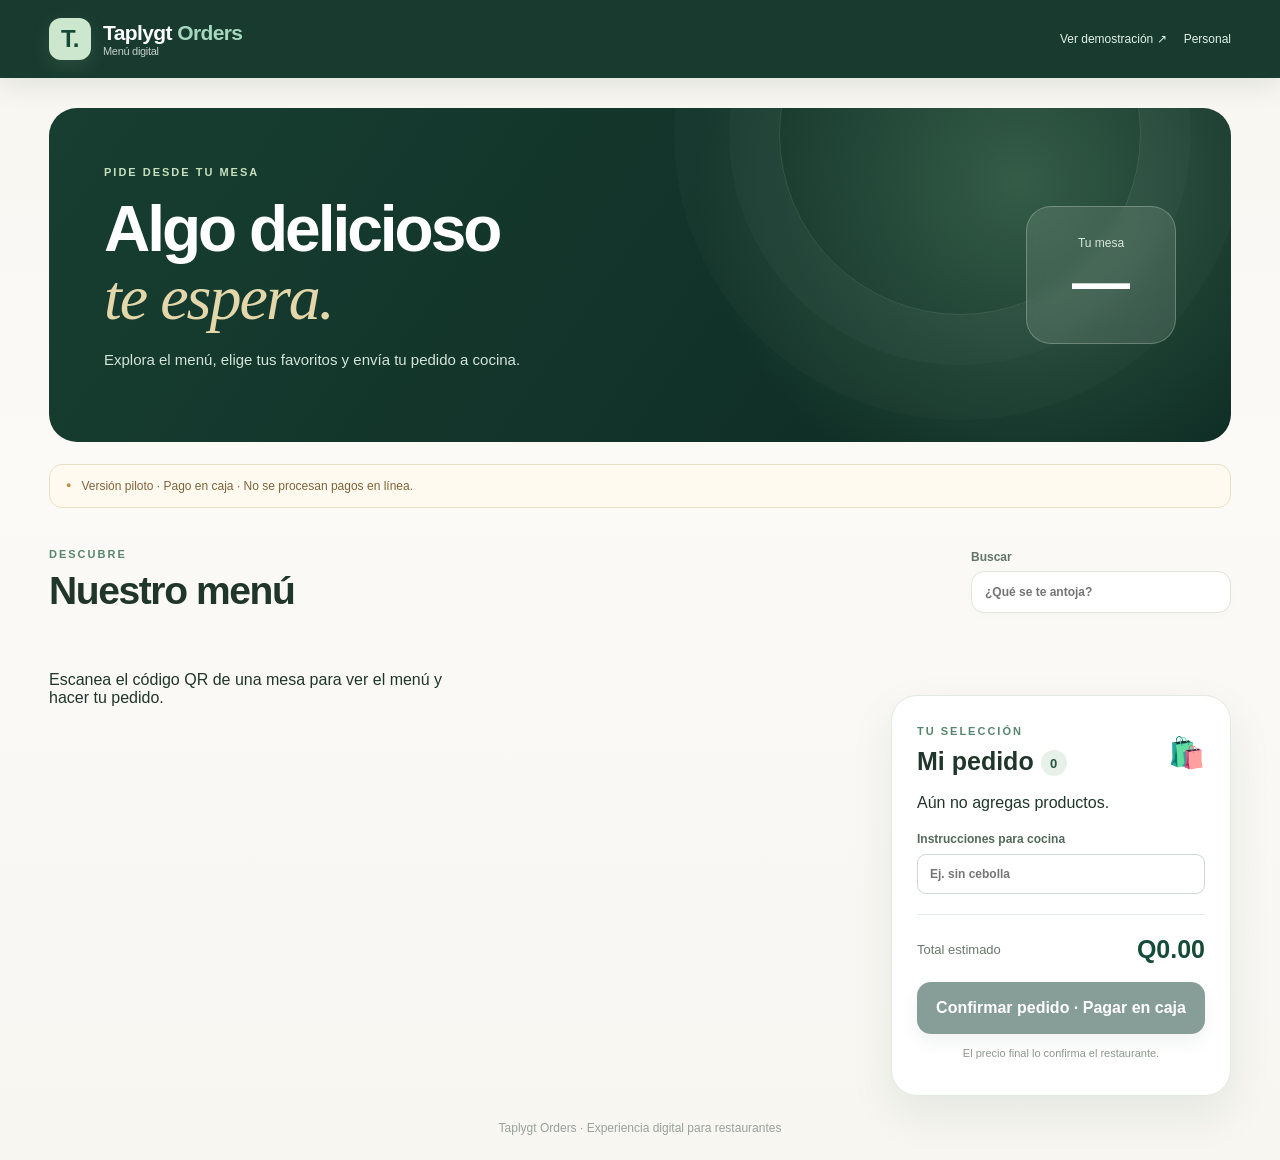
<file: index.html>
<!doctype html>
<html lang="es"><head><meta charset="utf-8"><meta name="viewport" content="width=device-width,initial-scale=1">
<meta name="theme-color" content="#123c32"><title>Taplygt Orders · Menú</title>
<link rel="stylesheet" href="css/styles.css">
<link rel="stylesheet" href="css/atelier.css"></head>
<body class="customer-page">
<header class="customer-header"><div class="customer-shell customer-header-inner">
<div class="customer-brand"><span class="customer-logo">T.</span><div><strong>Taplygt <span>Orders</span></strong><small id="restaurantBrandName">Menú digital</small></div></div>
<div class="customer-header-links"><a href="demo/" class="customer-admin-link">Ver demostración ↗</a><a href="admin/" class="customer-admin-link">Personal</a></div></div></header>
<main class="customer-shell">
<section class="customer-hero"><div><span class="customer-eyebrow" id="heroRestaurantName">PIDE DESDE TU MESA</span><h1>Algo delicioso<br><em>te espera.</em></h1>
<p>Explora el menú, elige tus favoritos y envía tu pedido a cocina.</p></div>
<div class="customer-table-badge"><span>Tu mesa</span><strong id="tableBadge">—</strong></div></section>
<div class="customer-notice">Versión piloto · Pago en caja · No se procesan pagos en línea.</div>
<div class="customer-heading"><div><span class="customer-eyebrow">DESCUBRE</span><h2>Nuestro menú</h2></div>
<label class="customer-search-label" for="menuSearch">Buscar <input id="menuSearch" type="search" placeholder="¿Qué se te antoja?" autocomplete="off"></label></div>
<nav id="categoryFilters" class="customer-categories" aria-label="Categorías del menú"></nav>
<div class="customer-layout"><section><div id="menu" class="customer-product-grid" aria-live="polite">Escanea el QR de tu mesa para ver el menú.</div></section>
<aside id="cart" class="customer-cart"><div class="customer-cart-head"><div><span class="customer-eyebrow">TU SELECCIÓN</span><h2>Mi pedido <span id="cartCount" class="customer-count">0</span></h2></div><span class="customer-bag">🛍️</span></div>
<div id="cartLines" class="customer-cart-lines">Aún no agregas productos.</div>
<label class="customer-notes-label" for="notes">Instrucciones para cocina<input id="notes" maxlength="150" placeholder="Ej. sin cebolla"></label>
<div class="customer-cart-total"><span>Total estimado</span><strong id="total">Q0.00</strong></div>
<button id="submitOrder" class="primary customer-submit" onclick="placeOrder()" disabled>Confirmar pedido · Pagar en caja</button>
<p id="confirmation" role="status" aria-live="polite" class="customer-confirmation"></p>
<p class="customer-footnote">El precio final lo confirma el restaurante.</p></aside></div>
<select id="table" class="hide" aria-label="Mesa asignada"></select>
</main><div class="customer-sticky-cart" id="stickyCart"><span><strong id="stickyCount">0 productos</strong><small id="stickyTotal">Q0.00</small></span><button type="button" id="viewCart">Ver mi pedido ↑</button></div>
<footer>Taplygt Orders · Experiencia digital para restaurantes</footer>
<script src="js/cart.js"></script><script src="js/supabase.js"></script><script src="js/orders.js"></script><script src="js/app.js"></script></body></html>
</file>
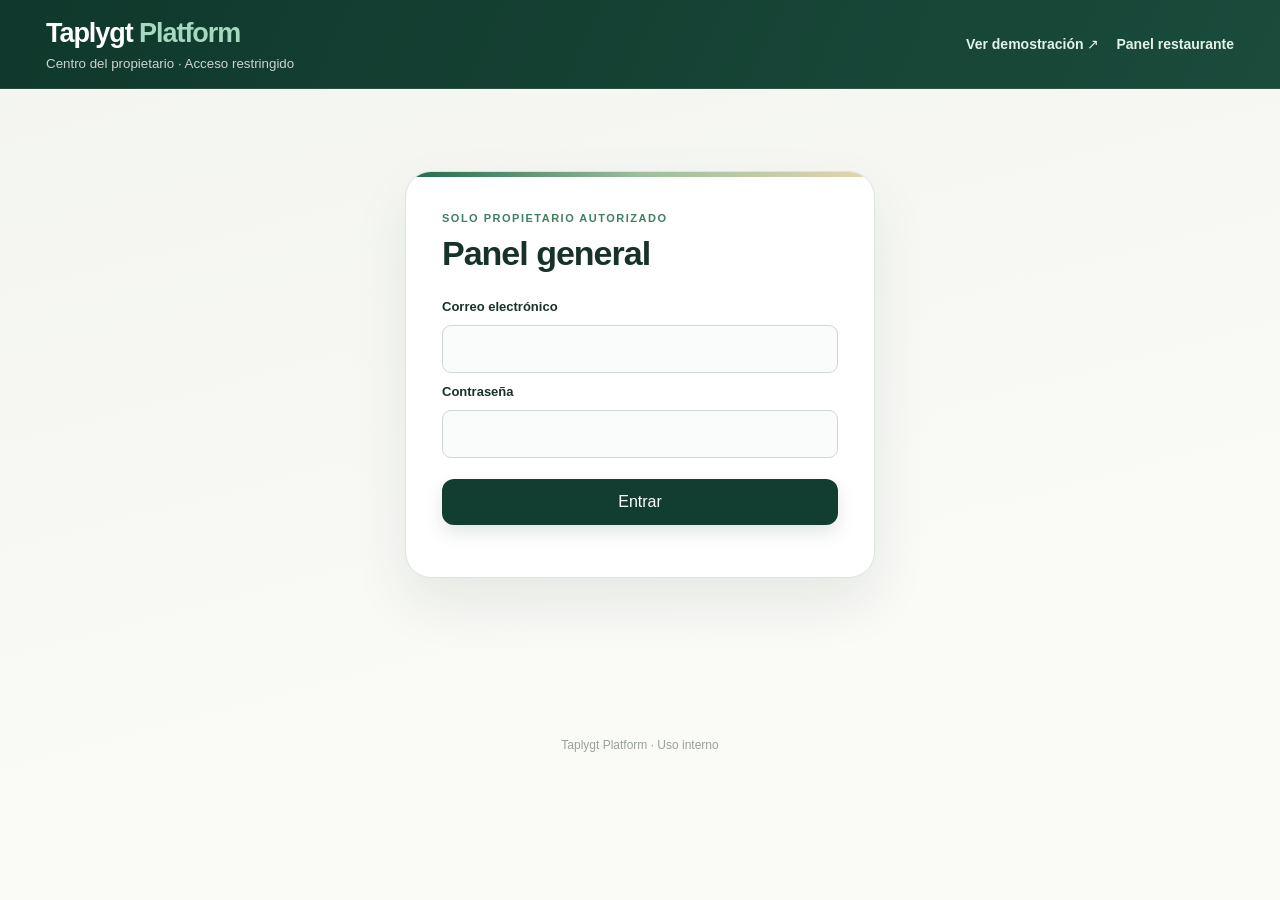
<file: owner/index.html>
<!doctype html>
<html lang="es">
<head>
 <meta charset="utf-8"><meta name="viewport" content="width=device-width,initial-scale=1">
 <meta name="theme-color" content="#103e34"><title>Taplygt · Propietario</title>
 <link rel="stylesheet" href="../css/styles.css">
<link rel="stylesheet" href="../css/atelier.css">
</head>
<body class="admin-page">
<header class="admin-header"><div class="admin-shell admin-header-inner"><div><h1>Taplygt <span class="brand-accent">Platform</span></h1><small>Centro del propietario · Acceso restringido</small></div><div class="admin-header-links"><a class="header-link" href="../demo/">Ver demostración ↗</a><a class="header-link" href="../admin/">Panel restaurante</a></div></div></header>
<main class="admin-shell">
 <section class="card admin-login" id="ownerLogin">
  <span class="eyebrow">Solo propietario autorizado</span><h2>Panel general</h2>
  <form id="ownerLoginForm"><label for="ownerEmail">Correo electrónico</label><input id="ownerEmail" type="email" autocomplete="username" required>
  <label for="ownerPassword">Contraseña</label><input id="ownerPassword" type="password" autocomplete="current-password" required>
  <button type="submit" class="primary">Entrar</button></form>
  <p id="ownerLoginMessage" role="status" class="muted"></p>
 </section>
 <section id="ownerDashboard" class="hide">
  <div class="admin-topbar"><div><span class="eyebrow">Resumen de la plataforma</span><h2>Restaurantes de Taplygt</h2><p class="muted">Seguimiento del piloto. Los importes son pedidos, no pagos confirmados.</p></div><div class="admin-actions"><button id="ownerRefresh" class="soft-button">Actualizar</button><button id="ownerLogout" class="soft-button">Salir</button></div></div>
  <div class="admin-metrics"><div class="metric-card"><span>Restaurantes</span><strong id="ownerRestaurants">0</strong></div>
  <div class="metric-card"><span>Pedidos</span><strong id="ownerOrders">0</strong></div>
  <div class="metric-card"><span>Importe de pedidos no cancelados</span><strong id="ownerAmount">Q0.00</strong></div></div>
  <p id="ownerMessage" role="status" class="muted"></p>
  <div class="owner-list-head"><div><span class="eyebrow">DIRECTORIO</span><h3>Negocios registrados</h3></div>
  <label class="owner-search">Buscar restaurante<input type="search" id="ownerSearch" placeholder="Nombre del restaurante" autocomplete="off"></label></div>
  <p id="ownerSearchCount" class="muted"></p>
  <div id="ownerRestaurantList" class="owner-grid"></div>
 </section>
</main>
<footer>Taplygt Platform · Uso interno</footer>
<script src="../js/supabase.js"></script><script src="../js/owner.js"></script>
</body>
</html>
</file>
<file: css/styles.css>
:root{font-family:Inter,system-ui,Arial;background:#f6f5f1;color:#192b27}*{box-sizing:border-box}body{margin:0}header{background:#103e34;color:white;padding:22px max(20px,calc((100vw - 900px)/2))}header h1{margin:0;font-size:25px}header small{opacity:.75}.wrap{max-width:900px;margin:auto;padding:22px}nav{display:flex;gap:8px;margin-bottom:24px}button{cursor:pointer;border:0;border-radius:12px;padding:12px 17px;font-weight:700}nav button{background:#e4eae6;color:#194338}nav button.active,.primary{background:#145c49;color:white}.muted{color:#66736e}.grid{display:grid;grid-template-columns:repeat(auto-fit,minmax(230px,1fr));gap:14px}.card{background:white;border:1px solid #e0e6df;border-radius:16px;padding:18px;box-shadow:0 2px 8px #00000006}.card h3{margin:0 0 8px}.price{font-weight:800;color:#145c49}.row{display:flex;justify-content:space-between;align-items:center;gap:12px}select,input{padding:10px;border:1px solid #cfd8d1;border-radius:9px;font:inherit}#cart{margin-top:24px}.pill{display:inline-block;padding:5px 10px;border-radius:30px;background:#e8f4ed;color:#145c49;font-size:12px;font-weight:700}.hide{display:none}.order{margin-bottom:12px}.warn{background:#fff3d6;padding:12px;border-radius:12px;font-size:13px;margin-bottom:20px}footer{text-align:center;color:#7a8580;padding:25px;font-size:12px}@media(max-width:500px){.row{flex-wrap:wrap}}

/* Panel de operaciones Taplygt · versión tablet */
.admin-page{background:#f2f5f1;min-height:100vh}
.admin-page .admin-shell{max-width:1240px;margin:auto;padding:0 26px}
.admin-page .admin-header{background:#103e34;color:#fff;padding:0}
.admin-header-inner{display:flex;align-items:center;justify-content:space-between;gap:20px;min-height:94px}
.admin-header h1{font-size:27px;letter-spacing:-.6px}
.admin-header small{display:block;margin-top:7px}
.brand-accent{color:#a6d8c0}
.header-link{color:#e3f3e9;text-decoration:none;font-weight:600;font-size:14px}
.admin-page main.admin-shell{padding-top:36px;padding-bottom:45px}
.admin-page button:disabled{opacity:.55;cursor:not-allowed}
.admin-page button:focus-visible,.admin-page input:focus-visible,.admin-page select:focus-visible,.admin-page a:focus-visible{outline:3px solid #86bba5;outline-offset:3px}
.admin-login{max-width:470px;margin:50px auto 90px;padding:32px}
.admin-login h2{font-size:30px;letter-spacing:-1px;margin:8px 0}
.admin-login form{display:grid;gap:11px;margin-top:26px}
.admin-login label{font-size:13px;font-weight:700}
.admin-login input{width:100%;padding:14px;background:#fafcfb}
.admin-login button{margin-top:10px}
.eyebrow{font-size:11px;font-weight:800;text-transform:uppercase;letter-spacing:1.5px;color:#4a7b68}
.admin-topbar{display:flex;align-items:center;justify-content:space-between;gap:20px;margin-bottom:26px}
.admin-topbar h2{font-size:33px;margin:6px 0 3px;letter-spacing:-1.1px}
.admin-topbar .muted{font-size:13px}
.admin-actions{display:flex;align-items:center;gap:9px;flex-wrap:wrap}
.soft-button{background:#fff;color:#234b3d;border:1px solid #d4e1da;font-weight:700}
.soft-button:hover{background:#e9f4ed}
.admin-metrics{display:grid;grid-template-columns:repeat(4,minmax(0,1fr));gap:14px;margin-bottom:28px}
.metric-card{background:#fff;border:1px solid #dfe9e3;border-radius:17px;padding:21px 22px;box-shadow:0 4px 15px #092c1e08}
.metric-card span,.metric-card small{display:block;color:#66776d;font-size:13px}
.metric-card strong{display:block;font-size:42px;line-height:1.15;margin:8px 0;color:#103e34;font-variant-numeric:tabular-nums}
.metric-card small{font-size:11px}
.admin-toolbar{display:flex;align-items:center;justify-content:space-between;gap:18px;margin-bottom:17px}
.admin-toolbar h3{font-size:23px;margin:0 0 5px}
.admin-toolbar .muted{font-size:12px;margin:0}
.filter-label{display:flex;align-items:center;gap:10px;font-size:13px;font-weight:700}
.filter-label select{background:#fff;min-width:150px}
.order-grid{display:grid;grid-template-columns:repeat(2,minmax(0,1fr));gap:16px}
.order-card{display:flex;flex-direction:column;gap:15px;border:1px solid #dfe6df;border-radius:18px;background:#fff;box-shadow:0 4px 16px #133c2508;padding:23px;min-width:0}
.order-card.status-pending{border-color:#e3c885;box-shadow:inset 4px 0 #e0aa3d,0 4px 16px #133c2508}
.order-card.status-ready{border-color:#9bb9df;box-shadow:inset 4px 0 #4289cf,0 4px 16px #133c2508}
.order-card-header{display:flex;justify-content:space-between;align-items:flex-start;gap:12px}
.order-table{font-size:24px;font-weight:800;letter-spacing:-.6px;color:#183b2b}
.order-code{font-size:12px;color:#78897d;margin-top:5px;font-weight:700}
.order-status{display:inline-flex;align-items:center;padding:7px 12px;border-radius:100px;background:#e8f3ec;font-size:12px;font-weight:800;color:#18543a;white-space:nowrap}
.order-status.status-pending{background:#fff1cf;color:#8c5f04}
.order-status.status-ready{background:#e5f0ff;color:#195e9c}
.order-status.status-cancelled{background:#fbe4e2;color:#9b3831}
.order-status.status-delivered{background:#e8e9ec;color:#4c5656}
.order-time{font-size:12px;color:#738276;margin:0}
.order-line-list{border-top:1px solid #e8eee9;border-bottom:1px solid #e8eee9;padding:10px 0}
.order-line{display:flex;justify-content:space-between;gap:12px;align-items:baseline;padding:7px 0;font-size:14px}
.order-line strong{white-space:nowrap}
.order-notes{background:#f5f7f2;color:#536b59;border-radius:11px;padding:11px 13px;font-size:12px}
.order-card-footer{display:flex;flex-direction:column;gap:15px;margin-top:auto}
.order-total{font-size:24px;color:#164c38;letter-spacing:-.4px}
.order-control-row{display:flex;gap:9px;align-items:center;flex-wrap:wrap}
.order-next-button{flex:1;min-height:48px}
.order-cancel-button{min-height:48px;background:#fff0ed;color:#8c3f35}
.order-cancel-button:hover{background:#ffe6e2}
.empty-orders{grid-column:1/-1;text-align:center;padding:75px 15px;background:#fff;border:1px dashed #cbdbd0;border-radius:18px}
.empty-orders-icon{font-size:45px;color:#3a8163}
.empty-orders h3{margin:8px 0}
.empty-orders p{color:#66766a;font-size:14px}
.new-order-notice{background:#e9f4ed;border:1px solid #aad0ba;border-radius:13px;padding:15px 18px;color:#18543a;font-weight:800;margin-bottom:16px}
.table-links-panel{margin-top:30px}
.table-links-panel summary{cursor:pointer;font-weight:800;font-size:16px}
.table-links-panel>p{font-size:13px}
.table-link-row{display:flex;align-items:center;gap:14px;border-top:1px solid #ebefec;padding:14px 0;flex-wrap:wrap}
.table-link-row a{color:#14684d;font-size:14px}
.table-link-row button{padding:9px 13px}
@media(max-width:960px){.admin-metrics{grid-template-columns:repeat(2,minmax(0,1fr))}.admin-topbar{align-items:flex-start;flex-direction:column}.admin-page .admin-shell{padding-left:20px;padding-right:20px}}
@media(max-width:660px){.admin-header-inner{min-height:78px}.admin-header h1{font-size:23px}.admin-page main.admin-shell{padding-top:22px}.admin-topbar h2{font-size:28px}.admin-metrics{gap:10px}.metric-card{padding:16px}.metric-card strong{font-size:34px}.metric-card small{font-size:10px}.admin-toolbar{align-items:flex-start;flex-direction:column}.filter-label{width:100%;justify-content:space-between}.filter-label select{flex:1}.order-grid{grid-template-columns:1fr}.order-card{padding:19px}.admin-login{padding:22px;margin:18px auto 50px}.admin-actions button{font-size:12px;padding:10px 12px}}
@media(prefers-reduced-motion:reduce){*{scroll-behavior:auto!important;animation:none!important;transition:none!important}}

/* Taplygt customer experience v2 */
.customer-page{background:#f7f8f4;color:#20362b}
.customer-shell{max-width:1200px;margin:0 auto;padding:0 24px}
.customer-header{padding:0;background:#103c32}
.customer-header-inner{display:flex;justify-content:space-between;align-items:center;min-height:78px}
.customer-brand{display:flex;gap:12px;align-items:center}
.customer-logo{display:grid;place-items:center;background:#cde6ce;color:#164936;border-radius:12px;width:42px;height:42px;font-weight:900;font-size:24px}
.customer-brand strong{display:block;font-size:21px;letter-spacing:-.6px}
.customer-brand strong span{color:#a6d8c0}
.customer-brand small{display:block;font-size:11px}
.customer-admin-link{color:#e1f1e7;text-decoration:none;font-size:12px}
.customer-hero{display:flex;justify-content:space-between;align-items:center;gap:20px;padding:54px 0 40px}
.customer-eyebrow{font-size:11px;letter-spacing:2px;color:#56866b;font-weight:900}
.customer-hero h1{font-size:clamp(40px,6vw,74px);line-height:1.04;letter-spacing:-2.5px;margin:15px 0}
.customer-hero h1 em{font-family:Georgia,serif;font-weight:400;color:#3c8163}
.customer-hero p{color:#64776b;max-width:430px;font-size:15px}
.customer-table-badge{display:flex;flex-direction:column;align-items:center;justify-content:center;background:#e4efe6;border:1px solid #c7dfcb;border-radius:24px;min-width:150px;min-height:140px}
.customer-table-badge span{font-size:12px;color:#47765c}
.customer-table-badge strong{font-size:58px;line-height:1.1;color:#174c37}
.customer-notice{background:#fff5df;border:1px solid #f0e2c0;color:#8c6829;border-radius:12px;padding:12px 16px;font-size:12px;margin-bottom:42px}
.customer-heading{display:flex;justify-content:space-between;align-items:end;gap:20px;margin-bottom:20px}
.customer-heading h2{font-size:35px;letter-spacing:-1px;margin:7px 0 0}
.customer-search-label{font-size:12px;color:#607468;font-weight:700}
.customer-search-label input{display:block;margin-top:7px;min-width:260px;background:#fff;padding:13px}
.customer-categories{display:flex;gap:9px;overflow-x:auto;padding-bottom:15px;margin-bottom:16px}
.customer-category{flex:0 0 auto;border:1px solid #d8e4db;background:#fff;color:#496957;border-radius:99px;padding:10px 19px;font-size:13px}
.customer-category.selected{background:#174e3a;color:white;border-color:#174e3a}
.customer-layout{display:grid;grid-template-columns:minmax(0,1fr) 340px;align-items:start;gap:24px}
.customer-product-grid{display:grid;grid-template-columns:repeat(2,minmax(0,1fr));gap:16px;min-width:0}
.customer-product{background:#fff;border:1px solid #e2e9e1;border-radius:20px;overflow:hidden;box-shadow:0 5px 22px #193e2409}
.customer-product-art{height:165px;display:grid;place-items:center;background:linear-gradient(135deg,#f3f0e6,#e3eee3)}
.customer-product-art img{width:100%;height:100%;object-fit:cover}
.customer-food-icon{font-size:68px;filter:drop-shadow(0 7px 8px #203b271a)}
.customer-product-body{padding:20px}
.customer-product-category{font-size:11px;text-transform:uppercase;letter-spacing:1px;color:#5d8a70;font-weight:800}
.customer-product h3{font-size:19px;margin:9px 0}
.customer-product p{font-size:13px;color:#7b877e;line-height:1.5;min-height:40px}
.customer-product-bottom{display:flex;align-items:center;justify-content:space-between;gap:10px;margin-top:20px}
.customer-product-bottom strong{font-size:20px;color:#164d39}
.customer-add{background:#e8f3e9;color:#1d5d42;border-radius:10px;padding:11px 14px;font-size:12px}
.customer-add:hover{background:#d7ebda}
.customer-cart{position:sticky;top:20px;background:#fff;border:1px solid #e1e9e0;border-radius:22px;padding:22px;box-shadow:0 7px 30px #193e240b;scroll-margin-top:20px}
.customer-cart-head{display:flex;justify-content:space-between;align-items:center}
.customer-cart h2{font-size:23px;margin:8px 0}
.customer-count{display:inline-grid;place-items:center;background:#e7f1e9;color:#21583f;border-radius:50%;font-size:13px;min-width:26px;height:26px;vertical-align:middle}
.customer-bag{font-size:30px}
.customer-cart-lines{padding:10px 0 20px}
.customer-cart-empty{background:#f6f8f4;border-radius:13px;padding:22px;color:#8b998e;text-align:center;font-size:13px}
.customer-cart-row{display:flex;justify-content:space-between;align-items:center;gap:12px;border-bottom:1px solid #eaf0e9;padding:15px 0}
.customer-cart-row strong{display:block;font-size:13px}
.customer-cart-row small{display:block;font-size:11px;color:#8a968d;margin-top:5px}
.customer-quantity{display:flex;align-items:center;gap:8px}
.customer-quantity button{padding:5px 10px;border-radius:8px;background:#e9f3ea;color:#1d5b41}
.customer-quantity span{font-size:13px;font-weight:800;min-width:12px;text-align:center}
.customer-notes-label{display:block;color:#536a5b;font-size:12px;font-weight:700}
.customer-notes-label input{display:block;width:100%;margin-top:8px;padding:12px}
.customer-cart-total{display:flex;justify-content:space-between;align-items:center;border-top:1px solid #e6eee7;padding-top:20px;margin-top:20px}
.customer-cart-total span{font-size:13px;color:#69796d}
.customer-cart-total strong{font-size:25px;color:#154c37}
.customer-submit{width:100%;margin-top:18px;min-height:52px}
.customer-submit:disabled{opacity:.5;cursor:not-allowed}
.customer-confirmation{font-size:13px;color:#185d3d;line-height:1.5}
.customer-footnote{text-align:center;font-size:11px;color:#8d9a8f}
.customer-empty{grid-column:1/-1;padding:25px;background:#fff;border-radius:15px}
.customer-sticky-cart{display:none}
@media(max-width:940px){.customer-layout{grid-template-columns:1fr}.customer-cart{position:static}.customer-product-grid{grid-template-columns:repeat(2,minmax(0,1fr))}}
@media(max-width:600px){.customer-shell{padding-left:17px;padding-right:17px}.customer-hero{padding:36px 0 25px}.customer-hero h1{font-size:43px;letter-spacing:-1.7px}.customer-hero p{font-size:13px}.customer-table-badge{min-width:91px;min-height:96px;border-radius:17px}.customer-table-badge strong{font-size:39px}.customer-notice{margin-bottom:28px}.customer-heading{align-items:stretch;flex-direction:column}.customer-heading h2{font-size:30px}.customer-search-label input{min-width:0;width:100%}.customer-product-grid{grid-template-columns:1fr}.customer-product{display:grid;grid-template-columns:115px minmax(0,1fr);min-height:175px}.customer-product-art{height:100%;min-height:175px}.customer-food-icon{font-size:50px}.customer-product-body{padding:15px}.customer-product h3{font-size:17px}.customer-product p{font-size:12px;min-height:0;margin:6px 0}.customer-product-bottom{margin-top:12px}.customer-product-bottom strong{font-size:17px}.customer-add{padding:9px 11px}.customer-cart{margin-bottom:30px}.customer-sticky-cart.visible{position:fixed;bottom:0;left:0;right:0;z-index:10;display:flex;justify-content:space-between;align-items:center;gap:12px;background:#103e34;color:white;padding:13px 18px;box-shadow:0 -5px 25px #0002}.customer-sticky-cart span{display:flex;flex-direction:column}.customer-sticky-cart small{color:#bde0c8}.customer-sticky-cart button{background:#cce8d1;color:#12422f}.customer-page footer{padding-bottom:95px}}

/* Staff catalog */
.catalog-panel{margin-top:30px}
.catalog-heading{display:flex;align-items:center;justify-content:space-between;gap:15px;margin-bottom:20px}
.catalog-heading h3{font-size:23px;margin:5px 0}
.catalog-heading p{font-size:13px;margin:0}
.catalog-grid{display:grid;grid-template-columns:repeat(2,minmax(0,1fr));gap:12px}
.catalog-item{display:flex;gap:13px;min-width:0;background:#f9fbf8;border:1px solid #e0e8e0;border-radius:14px;padding:11px}
.catalog-preview{width:85px;min-width:85px;height:95px;background:#e4eee6;border-radius:11px;display:grid;place-items:center;font-size:35px;overflow:hidden}
.catalog-preview img{width:100%;height:100%;object-fit:cover}
.catalog-item-body{min-width:0;flex:1}
.catalog-item-body strong{display:block;font-size:14px}
.catalog-item-body small{display:block;color:#697c70;margin:5px 0}
.catalog-availability{display:block;color:#32694a;font-size:11px;font-weight:700;margin:5px 0}
.catalog-item-actions{display:flex;flex-wrap:wrap;gap:5px}
.catalog-item-actions button{padding:7px 10px;font-size:11px}
.catalog-delete{background:#fff0ed;color:#9c4a3e}
.catalog-form{display:grid;grid-template-columns:repeat(2,minmax(0,1fr));gap:15px;background:#f6f9f6;border:1px solid #dbe8df;border-radius:14px;padding:20px;margin-top:22px}
.catalog-form h3,.catalog-buttons{grid-column:1/-1}
.catalog-form label{display:flex;flex-direction:column;gap:6px;font-size:12px;font-weight:700;color:#46614e}
.catalog-form input,.catalog-form textarea{width:100%;padding:11px;border:1px solid #cfded1;border-radius:9px;font:inherit}
.catalog-form .catalog-check{flex-direction:row;align-items:center}
.catalog-check input{width:auto}
.catalog-buttons{display:flex;gap:10px}
@media(max-width:720px){.catalog-grid,.catalog-form{grid-template-columns:1fr}.catalog-heading{align-items:flex-start;flex-direction:column}}

.catalog-form.hide{display:none}

.table-manager-actions{display:flex;flex-wrap:wrap;gap:10px;margin:12px 0}

.owner-grid{display:grid;grid-template-columns:repeat(auto-fit,minmax(260px,1fr));gap:14px}.owner-restaurant h3{font-size:20px;margin:0 0 12px}.owner-restaurant p{margin:8px 0}.owner-restaurant strong{font-size:14px;color:#145c49}
@media(max-width:700px){.owner-grid{grid-template-columns:1fr}}

/* Restaurant analytics */
.analytics-panel{margin:24px 0}
.analytics-kpis{display:grid;grid-template-columns:repeat(4,minmax(0,1fr));gap:12px;margin:16px 0}
.analytics-kpis .metric-card{padding:14px}
.analytics-kpis .metric-card strong{display:block;font-size:22px;overflow-wrap:anywhere}
.analytics-columns{display:grid;grid-template-columns:1.5fr 1fr;gap:26px;margin-top:18px}
.analytics-columns h4{margin:0 0 16px}
.analytics-day{display:grid;grid-template-columns:48px minmax(50px,1fr) 105px;align-items:center;gap:12px;margin:11px 0;font-size:12px}
.analytics-day-label{font-weight:700;color:#48695b}
.analytics-day strong{text-align:right;font-size:12px}
.analytics-track{height:12px;border-radius:20px;overflow:hidden;background:#e8efe9}
.analytics-fill{height:100%;border-radius:20px;background:#23785e}
.analytics-product{display:flex;justify-content:space-between;gap:10px;padding:12px 0;border-bottom:1px solid #e4ece6;font-size:13px}
@media(max-width:850px){.analytics-kpis{grid-template-columns:repeat(2,minmax(0,1fr))}.analytics-columns{grid-template-columns:1fr}}
@media(max-width:430px){.analytics-kpis .metric-card strong{font-size:19px}.analytics-day{grid-template-columns:40px minmax(40px,1fr) 88px;gap:7px}}

.analytics-actions{display:flex;flex-wrap:wrap;gap:8px}
</file>
<file: css/atelier.css>
/* Taplygt Atelier · visual system v2. Progressive enhancement over styles.css */
:root{--ink:#173329;--muted:#718078;--forest:#123e32;--forest-2:#205a47;--mint:#b5d7bc;--cream:#f7f5ef;--stroke:#e3e8df;--shadow:0 20px 55px rgba(22,56,37,.075);font-family:Inter,ui-sans-serif,-apple-system,BlinkMacSystemFont,"Segoe UI",sans-serif;font-synthesis:none}
html{scroll-behavior:smooth}
body{color:var(--ink);background:var(--cream);-webkit-font-smoothing:antialiased}
button,input,select,textarea{font:inherit}
button{transition:transform .17s ease,background-color .18s ease,border-color .18s ease,box-shadow .18s ease}
button:not(:disabled):active{transform:scale(.975)}
:focus-visible{outline:3px solid #86bba5!important;outline-offset:3px}
::selection{background:#cce6d3;color:#163f30}
.hide{display:none!important}
.primary{background:var(--forest);color:#fff;box-shadow:0 8px 18px rgba(20,66,48,.13)}
.primary:not(:disabled):hover{background:#26614b;box-shadow:0 12px 25px rgba(20,66,48,.22);transform:translateY(-1px)}
.soft-button{border-color:#d8e2d8;background:#fff}
.soft-button:not(:disabled):hover{background:#eaf2e9;border-color:#b6ceb9}
.card{border-color:var(--stroke);box-shadow:var(--shadow);border-radius:22px}
.muted{color:var(--muted)}
/* Customer storefront */
.customer-page{background:linear-gradient(180deg,#f7f6f0 0%,#fbfaf7 40%,#f7f6f1 100%)}
.customer-page .customer-header{background:rgba(17,52,41,.97);box-shadow:0 8px 28px rgba(13,36,26,.09)}
.customer-brand{letter-spacing:-.3px}
.customer-logo{box-shadow:0 6px 20px rgba(190,238,199,.12)}
.customer-page .customer-shell{max-width:1230px}
.customer-hero{position:relative;isolation:isolate;overflow:hidden;border-radius:28px;padding:54px 55px!important;margin:30px 0 22px;background:radial-gradient(circle at 82% 22%,#345c47 0%,transparent 32%),linear-gradient(125deg,#173e31,#102f26 75%);color:#fff;min-height:260px;display:flex;align-items:center;justify-content:space-between;gap:25px}
.customer-hero:before{content:"";position:absolute;width:360px;height:360px;border:1px solid rgba(222,236,209,.13);border-radius:50%;right:90px;top:-155px;z-index:-1;box-shadow:0 0 0 50px rgba(255,255,255,.025),0 0 0 105px rgba(255,255,255,.02)}
.customer-hero .customer-eyebrow{color:#c7dfbe}
.customer-hero h1{color:#fff;line-height:1.07;font-weight:780;font-size:clamp(43px,5vw,72px);margin:15px 0 15px;letter-spacing:-3px}
.customer-hero h1 em{color:#e4d7a9;font-family:Georgia,serif;letter-spacing:-2px}
.customer-hero p{color:#d4e4da;font-size:15px;line-height:1.65;max-width:460px}
.customer-table-badge{flex:0 0 auto;min-height:138px;min-width:150px;border-radius:25px;background:rgba(246,250,239,.12);border:1px solid rgba(241,249,231,.26);backdrop-filter:blur(8px)}
.customer-table-badge span{color:#d8e8d9}
.customer-table-badge strong{color:#fff}
.customer-notice{border:1px solid #eadfc4;background:#fffaf0;color:#7d633a;margin-bottom:36px;border-radius:13px;display:flex;align-items:center;gap:10px;line-height:1.5}
.customer-notice:before{content:"●";font-size:9px;color:#bd8e49}
.customer-heading h2{font-size:clamp(28px,3.5vw,39px);letter-spacing:-1.4px}
.customer-search-label input{border-radius:13px;border-color:#e0e6dd;box-shadow:0 3px 10px #143e2805}
.customer-search-label input:focus{outline:2px solid #b1d3bd;outline-offset:1px}
.customer-categories{gap:10px;scrollbar-width:none;margin-bottom:23px}
.customer-categories::-webkit-scrollbar{display:none}
.customer-category{font-weight:650;white-space:nowrap;box-shadow:0 2px 9px #123e3208}
.customer-category:hover{border-color:#91b89d}
.customer-category.selected{background:#173e31;box-shadow:0 5px 13px #143e3221}
.customer-product-grid{gap:19px}
.customer-product{border-radius:23px;box-shadow:0 10px 24px rgba(19,53,33,.06);transition:transform .22s ease,box-shadow .22s ease,border-color .22s ease}
.customer-product:hover{transform:translateY(-3px);box-shadow:0 22px 40px rgba(19,53,33,.11);border-color:#b8cfbc}
.customer-product-art{background:radial-gradient(circle at 45% 40%,#f5f1e7,#e7eee3);overflow:hidden}
.customer-product-art img{transition:transform .35s ease}
.customer-product:hover .customer-product-art img{transform:scale(1.045)}
.customer-product-body{padding:21px}
.customer-product-category{font-size:10px;letter-spacing:1.25px}
.customer-product h3{font-size:20px;letter-spacing:-.5px;line-height:1.27}
.customer-product p{color:#748278}
.customer-product-bottom{margin-top:23px}
.customer-product-bottom strong{font-weight:820}
.customer-add{border:1px solid #c6ddc8;background:#edf6eb;min-height:41px;font-weight:750}
.customer-add:hover{border-color:#9cc7a9;background:#d8ecda}
.customer-cart{border-radius:26px;box-shadow:0 18px 45px rgba(16,46,32,.08);top:22px;padding:25px}
.customer-cart h2{font-size:25px}
.customer-cart-empty{display:grid;place-items:center;min-height:115px;background:#f7f8f3;color:#7a8b7c}
.customer-quantity button{min-width:32px;min-height:32px;font-size:17px}
.customer-submit{border-radius:14px;font-weight:800}
.customer-confirmation:not(:empty){background:#e6f2e8;border:1px solid #b6d7bf;padding:12px;border-radius:12px}
.customer-sticky-cart.visible{border-top:1px solid rgba(255,255,255,.13);padding-bottom:max(13px,env(safe-area-inset-bottom))}
.customer-empty{border:1px dashed #bdd1c0;color:#657d69}
.menu-loading{display:grid;grid-template-columns:repeat(2,minmax(0,1fr));gap:16px;grid-column:1/-1}
.menu-skeleton{height:310px;border-radius:20px;background:linear-gradient(100deg,#f0f1ec 15%,#fafbf8 40%,#eef1ea 65%);background-size:220% 100%;animation:taplygt-shimmer 1.4s linear infinite}
@keyframes taplygt-shimmer{to{background-position-x:-220%}}
/* Admin & owner system */
.admin-page{background:linear-gradient(165deg,#f3f5f0 0%,#fafaf7 70%);color:var(--ink)}
.admin-page .admin-header{background:linear-gradient(115deg,#10382c,#1a4b3b);border-bottom:1px solid #ffffff17}
.admin-header-inner{min-height:88px}
.admin-header h1{font-weight:820;letter-spacing:-1.05px}
.admin-header small{opacity:.78}
.admin-page main.admin-shell{padding-top:32px}
.admin-login{position:relative;overflow:hidden;border:1px solid #dce5dc;box-shadow:0 24px 55px #183c2a16;border-radius:26px;padding:36px}
.admin-login:before{content:"";display:block;height:5px;position:absolute;left:0;right:0;top:0;background:linear-gradient(90deg,#1e6a4c,#9bbf9c,#e4d6ae)}
.admin-login h2{font-size:clamp(27px,3vw,34px)}
.admin-login input{min-height:48px}
.admin-login button{min-height:46px}
.eyebrow{color:#3e8061}
.admin-topbar{padding:25px 28px;border:1px solid #dce8dd;border-radius:23px;background:linear-gradient(112deg,#fdfefb,#edf3ec);margin-bottom:24px}
.admin-topbar h2{font-size:clamp(26px,3vw,36px);line-height:1.15;letter-spacing:-1.2px}
.admin-actions button{min-height:42px}
.admin-metrics{gap:14px}
.metric-card{position:relative;border:1px solid #e0e8dd;box-shadow:0 6px 21px rgba(22,55,33,.045);border-radius:20px;overflow:hidden}
.metric-card:before{content:"";position:absolute;top:0;left:0;right:0;height:3px;background:linear-gradient(90deg,#36785d,#c1dcbf)}
.metric-card strong{letter-spacing:-1.8px;font-size:clamp(27px,3.4vw,40px)}
.order-card{border-radius:22px;box-shadow:0 9px 24px rgba(26,60,39,.045)}
.order-card:hover{box-shadow:0 16px 35px rgba(26,60,39,.09)}
.order-card-header{align-items:center}
.order-table{letter-spacing:-.6px}
.order-code{letter-spacing:.5px}
.order-status{letter-spacing:.15px}
.analytics-panel,.catalog-panel,.table-links-panel{border-radius:24px}
.catalog-heading h3{font-size:25px;letter-spacing:-.65px}
.analytics-columns{border-top:1px solid #e5ebe2;padding-top:22px}
.analytics-track{height:13px}
.analytics-fill{background:linear-gradient(90deg,#328666,#123f32)}
.catalog-item{background:#fff;border-color:#e1e8df;border-radius:18px;transition:border-color .2s,box-shadow .2s}
.catalog-item:hover{border-color:#abcbb4;box-shadow:0 9px 19px #17402b0c}
.catalog-preview{border-radius:13px}
.catalog-availability{display:inline-block;padding:4px 9px;background:#e9f3ea;border-radius:99px}
.catalog-item-actions button{border-radius:9px}
.owner-restaurant{border-radius:22px;min-height:170px}
.owner-restaurant h3{font-size:21px}
.owner-restaurant strong{display:block;margin-top:14px;border-top:1px solid #e7ece6;padding-top:13px}
.table-links-panel summary{padding:2px 0}
.table-link-row strong{min-width:80px}
.table-link-row button{margin-left:auto}
.analytics-actions button{min-height:43px}
.admin-page footer,.customer-page footer{opacity:.75}
@media(max-width:940px){.customer-hero{margin-top:20px}.customer-layout{gap:22px}.customer-cart{position:static}}
@media(max-width:660px){
 .customer-hero{min-height:205px;padding:31px 24px!important;border-radius:21px;margin-top:13px;align-items:flex-end}
 .customer-hero h1{font-size:clamp(35px,9vw,48px);letter-spacing:-1.8px}
 .customer-hero h1 em{letter-spacing:-1px}
 .customer-hero p{font-size:12px;line-height:1.5}
 .customer-table-badge{min-width:75px;min-height:90px;border-radius:17px}
 .customer-table-badge strong{font-size:36px}
 .customer-table-badge span{font-size:10px}
 .customer-notice{margin-bottom:27px}
 .customer-product-grid{grid-template-columns:1fr;gap:12px}
 .customer-product{grid-template-columns:120px minmax(0,1fr);min-height:168px;border-radius:19px}
 .customer-product-art{min-height:168px;height:100%}
 .customer-product-body{padding:15px}
 .customer-product h3{font-size:17px}
 .customer-product p{font-size:12px;min-height:0}
 .customer-product-bottom{margin-top:10px}
 .customer-product-bottom strong{font-size:17px}
 .customer-add{font-size:12px;min-height:38px;padding:9px}
 .menu-loading{grid-template-columns:1fr}
 .menu-skeleton{height:165px}
 .admin-page .admin-shell{padding-left:16px;padding-right:16px}
 .admin-page main.admin-shell{padding-top:16px}
 .admin-login{padding:26px;margin-top:30px}
 .admin-topbar{padding:20px;border-radius:19px}
 .metric-card{padding:15px}
 .metric-card strong{font-size:29px;letter-spacing:-1px}
 .catalog-panel,.analytics-panel,.table-links-panel{padding:17px}
 .catalog-heading h3{font-size:22px}
 .catalog-item{padding:10px}
 .analytics-day{gap:8px}
}
@media(max-width:390px){.customer-hero{padding:26px 18px!important}.customer-table-badge{min-width:65px}.customer-hero h1{font-size:35px}.customer-product{grid-template-columns:100px minmax(0,1fr)}.customer-product-art{min-height:155px}.customer-product-body{padding:12px}.customer-add{padding:8px 9px;font-size:11px}}
@media(prefers-reduced-motion:reduce){html{scroll-behavior:auto}*,*:before,*:after{transition:none!important;animation:none!important}}

/* Compact in-panel navigation */
.dashboard-shortcuts{display:flex;gap:10px;overflow-x:auto;scrollbar-width:none;margin:0 0 22px;padding:2px 1px 8px}
.dashboard-shortcuts a{flex:1 0 auto;display:flex;align-items:center;justify-content:space-between;gap:15px;border:1px solid #dce7dd;background:#fff;padding:15px 17px;min-width:155px;text-decoration:none;border-radius:15px;color:#23523c;font-size:13px;font-weight:800;box-shadow:0 4px 12px #173e2b09;transition:background .2s,border-color .2s,transform .2s}
.dashboard-shortcuts a:hover{background:#eaf3eb;border-color:#b6d1bc;transform:translateY(-2px)}
.dashboard-shortcuts span{color:#80a28b}
#pedidos,#estadisticas,#catalogo,#mesas{scroll-margin-top:25px}
.owner-list-head{display:flex;align-items:end;justify-content:space-between;gap:16px;margin:27px 0 8px}
.owner-list-head h3{font-size:24px;letter-spacing:-.6px;margin:5px 0 0}
.owner-search{font-size:12px;font-weight:750;color:#5d7466;min-width:min(280px,100%)}
.owner-search input{width:100%;display:block;margin-top:7px;min-height:44px;background:#fff;border-radius:12px}
.owner-empty{grid-column:1/-1;text-align:center;padding:35px;color:#6e8074;border-style:dashed}
@media(max-width:660px){.dashboard-shortcuts{margin-bottom:15px}.dashboard-shortcuts a{padding:12px 14px;min-width:136px}.owner-list-head{align-items:stretch;flex-direction:column}.owner-search{width:100%}}

/* New-restaurant launch checklist */
.getting-started{padding:25px 27px;margin:0 0 22px;background:linear-gradient(125deg,#fff,#f0f5ec);border:1px solid #cfe1ce}
.getting-started-head{display:flex;align-items:flex-start;gap:15px}
.getting-started-icon{width:46px;height:46px;flex:0 0 auto;display:grid;place-items:center;border-radius:15px;color:#f5e4b8;background:#174f39;font-size:24px}
.getting-started h3{font-size:24px;letter-spacing:-.7px;margin:4px 0 7px}
.getting-started p{font-size:13px;color:#667b6c;margin:0}
.getting-started-steps{margin-top:20px;display:grid;grid-template-columns:repeat(3,minmax(0,1fr));gap:12px}
.getting-started-steps a{display:flex;gap:12px;align-items:center;padding:15px 12px;text-decoration:none;color:#204733;background:#fff;border:1px solid #dfe9df;border-radius:15px;min-width:0}
.getting-started-steps a:hover{background:#f3f8f0;border-color:#adcdb5}
.getting-started-steps a>span:nth-child(2){flex:1;min-width:0}
.getting-started-steps a strong,.getting-started-steps a small{display:block}
.getting-started-steps a strong{font-size:12px;line-height:1.4}
.getting-started-steps a small{font-size:11px;font-weight:400;color:#829185;margin-top:5px}
.getting-started-steps a b{color:#79a38c}
.step-number{font-size:12px;font-weight:900;color:#488568}
@media(max-width:880px){.getting-started-steps{grid-template-columns:1fr}}
@media(max-width:660px){.getting-started{padding:19px}.getting-started h3{font-size:20px}}

/* Printable QR table cards */
.qr-cards{display:grid;grid-template-columns:repeat(auto-fit,minmax(215px,1fr));gap:17px;margin:24px 0 12px;scroll-margin-top:20px}
.qr-print-card{display:flex;flex-direction:column;align-items:center;text-align:center;background:#fff;color:#163c2c;border:1px solid #cfddd0;border-radius:21px;padding:25px 16px 22px;min-height:377px;box-shadow:0 8px 22px #1039260b;break-inside:avoid;page-break-inside:avoid}
.qr-print-brand{font-weight:850;font-size:17px;letter-spacing:-.8px}
.qr-print-caption{font-weight:800;font-size:10px;letter-spacing:2px;color:#5c8468;margin:19px 0 0}
.qr-print-card h3{font-size:25px;margin:7px 0 17px;letter-spacing:-.8px}
.qr-image{padding:11px;background:#fff;border:1px solid #dee8de;border-radius:13px}
.qr-image img,.qr-image canvas{display:block!important;margin:auto;max-width:100%}
.qr-print-card p{font-size:11px;color:#6e7c6d;line-height:1.6;max-width:185px;margin:16px 0 8px}
.qr-print-card small{font-size:10px;color:#315c43;font-weight:700;margin-top:auto}
@media print{
 @page{size:A4 portrait;margin:12mm}
 body.printing-qr{background:#fff!important;color:#173929}
 body.printing-qr .admin-header,body.printing-qr footer{display:none!important}
 body.printing-qr main.admin-shell{display:block!important;max-width:none!important;padding:0!important;margin:0!important}
 body.printing-qr #loginBox,body.printing-qr #signupBox,body.printing-qr #setupBox{display:none!important}
 body.printing-qr #dashboard{display:block!important}
 body.printing-qr #dashboard>:not(#mesas){display:none!important}
 body.printing-qr #mesas{display:block!important;border:0!important;box-shadow:none!important;margin:0!important;padding:0!important}
 body.printing-qr #mesas>:not(#qrCards){display:none!important}
 body.printing-qr #qrCards{display:grid!important;grid-template-columns:repeat(2,minmax(0,1fr));gap:9mm;margin:0!important}
 body.printing-qr .qr-print-card{box-shadow:none!important;border:1px solid #b6c8b8!important;min-height:112mm;border-radius:5mm;padding:9mm 5mm!important}
 body.printing-qr .qr-print-card img{display:block!important}
 body.printing-qr .qr-print-card canvas{display:none!important}
}

.qr-download{font-size:11px;padding:8px 13px;margin:12px 0 0;min-height:36px}
@media print{body.printing-qr .qr-download{display:none!important}}

/* Shared links to the commercial walkthrough */
.admin-header-links,.customer-header-links{display:flex;align-items:center;justify-content:flex-end;gap:17px;flex-wrap:wrap}
.admin-header-links .header-link,.customer-header-links .customer-admin-link{white-space:nowrap}
@media(max-width:540px){.admin-header-links,.customer-header-links{gap:8px}.admin-header-links .header-link,.customer-header-links .customer-admin-link{font-size:10px}.admin-header-inner{gap:10px}}
</file>
